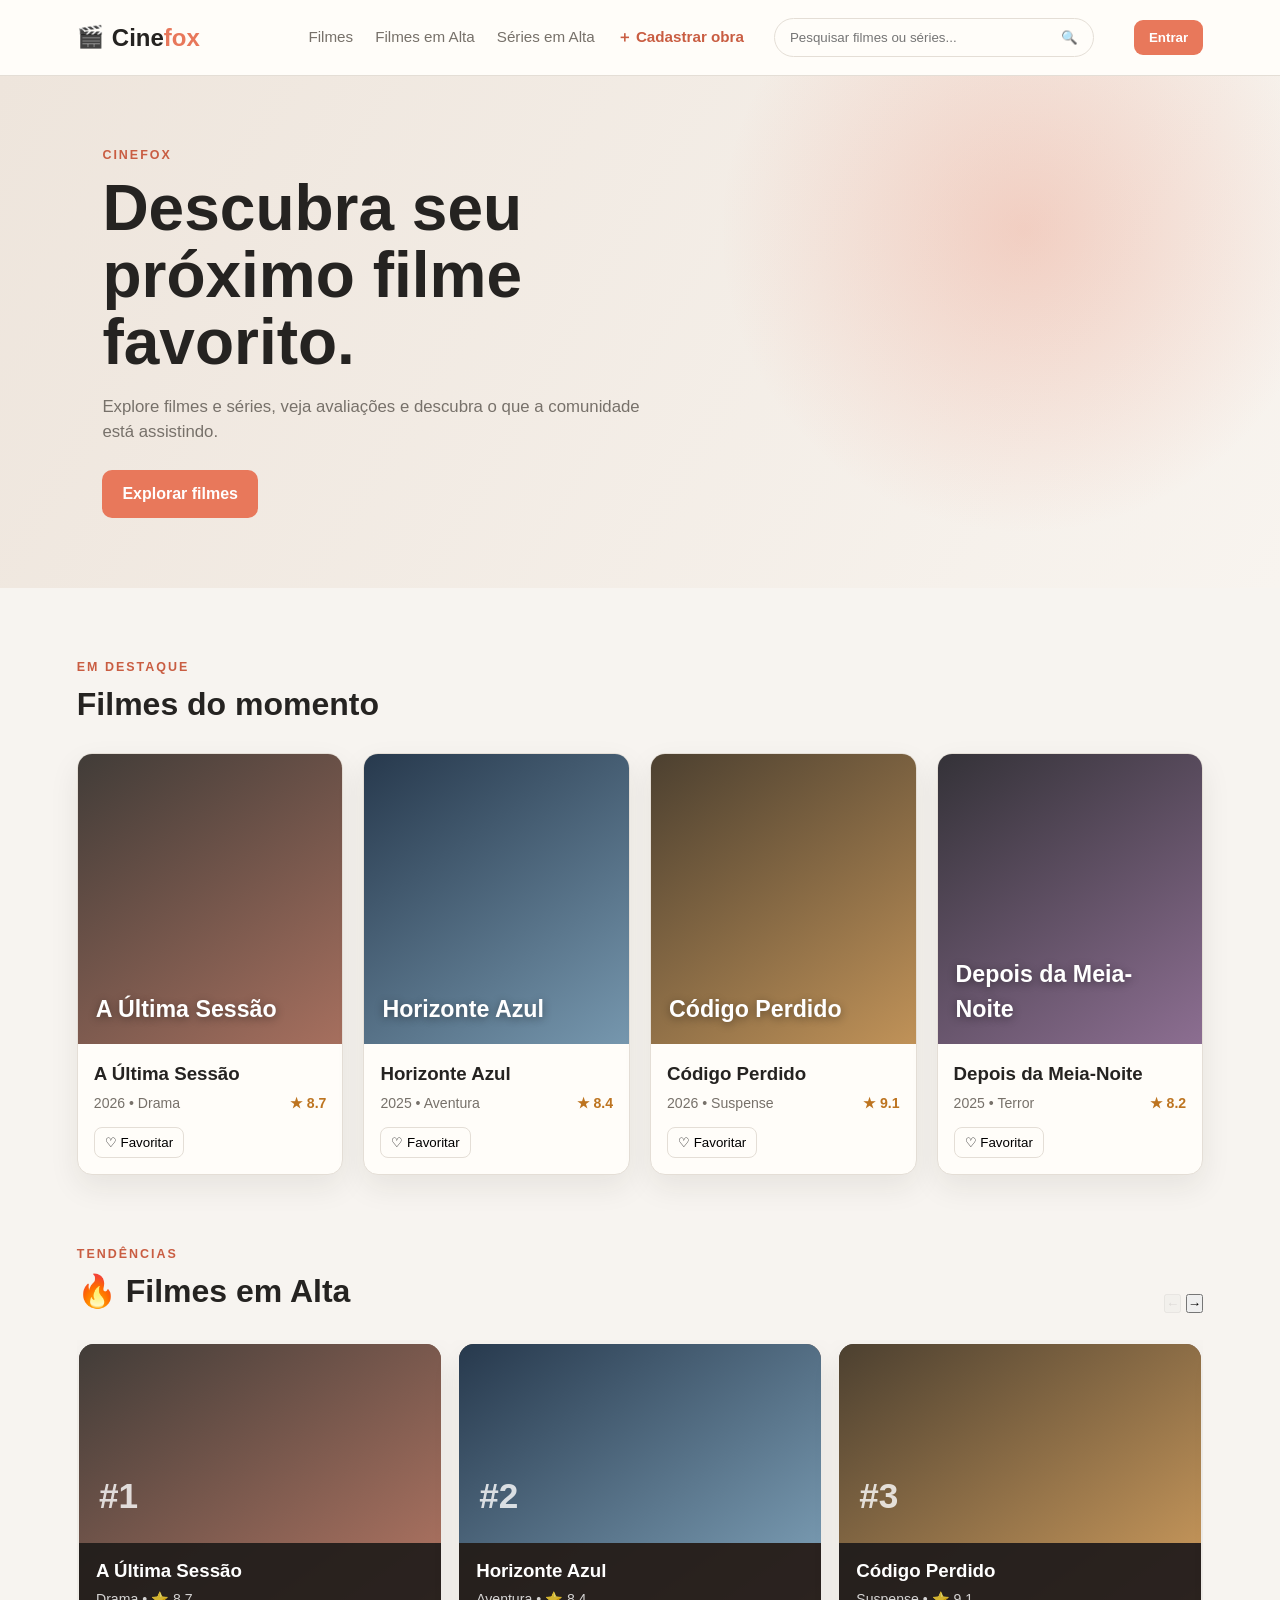
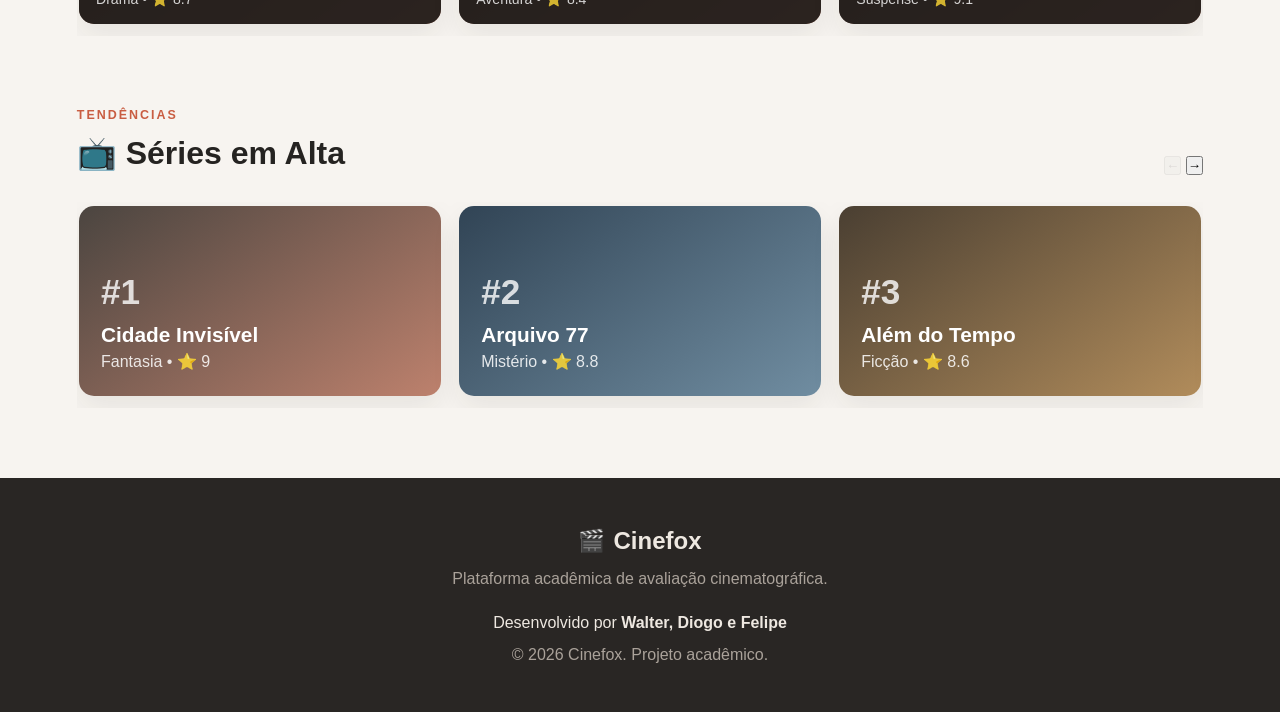
<file: index.html>
<!DOCTYPE html>
<html lang="pt-BR">
<head>
    <meta charset="UTF-8">
    <meta name="viewport" content="width=device-width, initial-scale=1.0">
    <meta name="description" content="Cinefox - Plataforma de avaliação cinematográfica">
    <title>Cinefox | Filmes e Séries</title>
    <link rel="stylesheet" href="style.css">
</head>
<body>

    <header class="header">
        <a href="#" class="logo">
            <span class="logo-icon">🎬</span>
            <span>Cine<span>fox</span></span>
        </a>

        <nav class="nav">
            <a href="#filmes">Filmes</a>
            <a href="#filmes-alta">Filmes em Alta</a>
            <a href="#series-alta">Séries em Alta</a>
            <a href="cadastro.html" class="register-work-link">＋ Cadastrar obra</a>
        </nav>

        <div class="search-box">
            <input type="text" id="searchInput" placeholder="Pesquisar filmes ou séries...">
            <button id="searchBtn" aria-label="Pesquisar">🔍</button>
        </div>

        <div class="account-area">
            <span id="userStatus"></span>
            <button class="login-header-btn" id="loginHeaderBtn">Entrar</button>
        </div>
    </header>

    <main>
        <section class="hero">
            <div class="hero-content">
                <p class="tag">CINEFOX</p>
                <h1>Descubra seu próximo filme favorito.</h1>
                <p>
                    Explore filmes e séries, veja avaliações e descubra
                    o que a comunidade está assistindo.
                </p>
                <a href="#filmes" class="hero-btn">Explorar filmes</a>
            </div>
        </section>

        <section class="section" id="filmes">
            <div class="section-header">
                <div>
                    <p class="section-label">EM DESTAQUE</p>
                    <h2>Filmes do momento</h2>
                </div>
            </div>

            <div class="movie-grid" id="movieGrid"></div>
            <p class="empty-message" id="emptyMessage">Nenhum título encontrado.</p>
        </section>

        <section class="section" id="filmes-alta">
            <div class="section-header">
                <div>
                    <p class="section-label">TENDÊNCIAS</p>
                    <h2>🔥 Filmes em Alta</h2>
                </div>

                <div class="carousel-buttons">
                    <button id="moviesPrevBtn" aria-label="Filmes anteriores">←</button>
                    <button id="moviesNextBtn" aria-label="Próximos filmes">→</button>
                </div>
            </div>

            <div class="carousel">
                <div class="carousel-track" id="moviesTrack"></div>
            </div>
        </section>

        <section class="section" id="series-alta">
            <div class="section-header">
                <div>
                    <p class="section-label">TENDÊNCIAS</p>
                    <h2>📺 Séries em Alta</h2>
                </div>

                <div class="carousel-buttons">
                    <button id="seriesPrevBtn" aria-label="Séries anteriores">←</button>
                    <button id="seriesNextBtn" aria-label="Próximas séries">→</button>
                </div>
            </div>

            <div class="carousel">
                <div class="carousel-track" id="seriesTrack"></div>
            </div>
        </section>



    </main>

    <footer class="footer">
        <div class="footer-logo">
            <span class="logo-icon">🎬</span>
            <strong>Cinefox</strong>
        </div>

        <p>Plataforma acadêmica de avaliação cinematográfica.</p>

        <div class="creators">
            Desenvolvido por <strong>Walter, Diogo e Felipe</strong>
        </div>

        <p class="copyright">© 2026 Cinefox. Projeto acadêmico.</p>
    </footer>

    <!-- Modal do filme -->
    <div class="modal hidden" id="movieModal">
        <div class="modal-content movie-modal-content">
            <button class="modal-close" id="modalClose">×</button>
            <div id="modalBody"></div>

            <hr class="modal-divider">

            <section class="comments-section">
                <div class="comments-header">
                    <div>
                        <p class="section-label">COMUNIDADE</p>
                        <h3>Comentários</h3>
                    </div>
                    <span id="commentCount">0 comentários</span>
                </div>

                <div id="commentsList" class="comments-list"></div>

                <div class="comment-form">
                    <h4>Deixe sua opinião</h4>

                    <div id="loginRequired" class="login-required hidden">
                        <p>Você precisa estar logado para comentar e avaliar.</p>
                        <button id="loginFromComment">Entrar / Criar conta</button>
                    </div>

                    <div id="commentFields">
                        <div class="star-rating" id="starRating" aria-label="Escolha sua nota">
                            <button type="button" data-rating="1">★</button>
                            <button type="button" data-rating="2">★</button>
                            <button type="button" data-rating="3">★</button>
                            <button type="button" data-rating="4">★</button>
                            <button type="button" data-rating="5">★</button>
                        </div>

                        <textarea id="commentInput" rows="4"
                            placeholder="Escreva o que achou deste filme..."></textarea>

                        <button class="submit-comment" id="submitComment">
                            Publicar comentário
                        </button>
                    </div>
                </div>
            </section>
        </div>
    </div>

    <!-- Modal de login/cadastro -->
    <div class="modal hidden" id="authModal">
        <div class="modal-content auth-modal">
            <button class="modal-close" id="authClose">×</button>

            <p class="section-label">CINEFOX</p>
            <h2 id="authTitle">Entrar</h2>
            <p class="auth-subtitle">Entre para avaliar filmes e participar dos comentários.</p>

            <form id="authForm">
                <label for="authName" id="nameLabel" class="hidden">Nome</label>
                <input type="text" id="authName" class="auth-input hidden" placeholder="Seu nome">

                <label for="authEmail">E-mail</label>
                <input type="email" id="authEmail" class="auth-input" placeholder="seu@email.com" required>

                <label for="authPassword">Senha</label>
                <input type="password" id="authPassword" class="auth-input" placeholder="Sua senha" required>

                <button type="submit" class="auth-submit" id="authSubmit">Entrar</button>
            </form>

            <p id="authMessage" class="auth-message"></p>

            <button class="auth-switch" id="authSwitch">
                Ainda não tenho conta
            </button>
        </div>
    </div>

    <script src="script.js"></script>
</body>
</html>
</file>
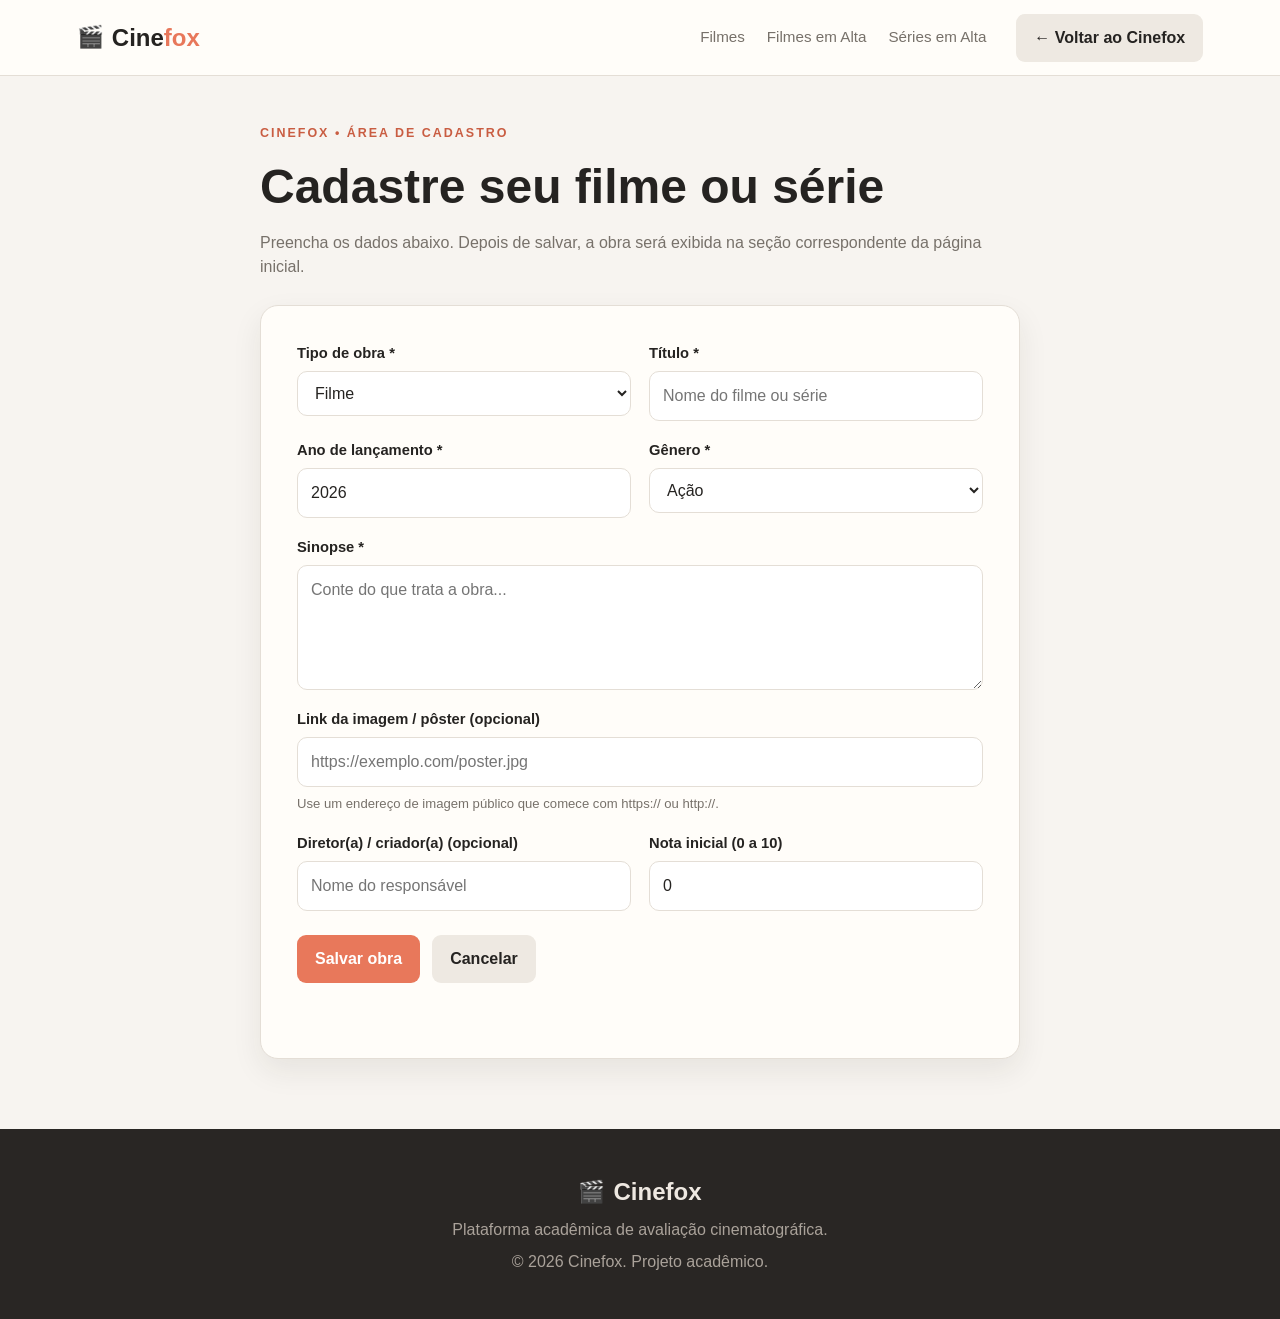
<file: cadastro.html>
<!DOCTYPE html>
<html lang="pt-BR">
<head>
    <meta charset="UTF-8">
    <meta name="viewport" content="width=device-width, initial-scale=1.0">
    <meta name="description" content="Cadastre filmes e séries no Cinefox">
    <title>Cadastrar obra | Cinefox</title>
    <link rel="stylesheet" href="style.css">
    <style>
        .registration-page { width: min(760px, 90%); margin: 48px auto 70px; }
        .registration-top { margin-bottom: 26px; }
        .registration-top h1 { margin: 8px 0; font-size: clamp(2rem, 5vw, 3rem); }
        .registration-top p:last-child { color: var(--muted); }
        .registration-form { background: var(--surface); border: 1px solid var(--border); border-radius: 18px; padding: clamp(20px, 4vw, 36px); box-shadow: var(--shadow); }
        .form-grid { display: grid; grid-template-columns: 1fr 1fr; gap: 18px; }
        .field { display: flex; flex-direction: column; gap: 7px; }
        .field.full { grid-column: 1 / -1; }
        .field label { font-weight: 700; font-size: .92rem; }
        .field input, .field select, .field textarea { width: 100%; border: 1px solid var(--border); border-radius: 10px; padding: 12px 13px; background: #fff; color: var(--text); font: inherit; outline: none; }
        .field input:focus, .field select:focus, .field textarea:focus { border-color: var(--accent); box-shadow: 0 0 0 3px rgba(232,120,91,.12); }
        .field textarea { min-height: 125px; resize: vertical; }
        .form-help { color: var(--muted); font-size: .82rem; }
        .form-actions { display: flex; flex-wrap: wrap; align-items: center; gap: 12px; margin-top: 24px; }
        .primary-action, .secondary-action { display: inline-flex; justify-content: center; align-items: center; border: 0; border-radius: 9px; padding: 12px 18px; font: inherit; font-weight: 700; cursor: pointer; text-decoration: none; }
        .primary-action { background: var(--accent); color: white; }
        .primary-action:hover { background: var(--accent-dark); }
        .secondary-action { background: var(--surface-2); color: var(--text); }
        .form-message { min-height: 24px; margin-top: 15px; font-weight: 700; color: #28784a; }
        .register-work-link { color: var(--accent-dark) !important; font-weight: 700; }
        @media (max-width: 600px) { .form-grid { grid-template-columns: 1fr; } .field.full { grid-column: auto; } .registration-page { margin-top: 30px; } }
    </style>
</head>
<body>
    <header class="header">
        <a href="index.html" class="logo"><span class="logo-icon">🎬</span><span>Cine<span>fox</span></span></a>
        <nav class="nav"><a href="index.html#filmes">Filmes</a><a href="index.html#filmes-alta">Filmes em Alta</a><a href="index.html#series-alta">Séries em Alta</a></nav>
        <div class="account-area"><a class="secondary-action" href="index.html">← Voltar ao Cinefox</a></div>
    </header>

    <main class="registration-page">
        <div class="registration-top">
            <p class="section-label">CINEFOX • ÁREA DE CADASTRO</p>
            <h1>Cadastre seu filme ou série</h1>
            <p>Preencha os dados abaixo. Depois de salvar, a obra será exibida na seção correspondente da página inicial.</p>
        </div>

        <form id="workForm" class="registration-form">
            <div class="form-grid">
                <div class="field">
                    <label for="workType">Tipo de obra *</label>
                    <select id="workType" name="type" required>
                        <option value="movie">Filme</option>
                        <option value="series">Série</option>
                    </select>
                </div>
                <div class="field">
                    <label for="workTitle">Título *</label>
                    <input id="workTitle" name="title" type="text" maxlength="100" placeholder="Nome do filme ou série" required>
                </div>
                <div class="field">
                    <label for="workYear">Ano de lançamento *</label>
                    <input id="workYear" name="year" type="number" min="1888" max="2100" value="2026" required>
                </div>
                <div class="field">
                    <label for="workGenre">Gênero *</label>
                    <select id="workGenre" name="genre" required>
                        <option value="Ação">Ação</option><option value="Animação">Animação</option><option value="Aventura">Aventura</option><option value="Comédia">Comédia</option><option value="Documentário">Documentário</option><option value="Drama">Drama</option><option value="Fantasia">Fantasia</option><option value="Ficção científica">Ficção científica</option><option value="Romance">Romance</option><option value="Suspense">Suspense</option><option value="Terror">Terror</option><option value="Outro">Outro</option>
                    </select>
                </div>
                <div class="field full">
                    <label for="workDescription">Sinopse *</label>
                    <textarea id="workDescription" name="description" maxlength="2000" placeholder="Conte do que trata a obra..." required></textarea>
                </div>
                <div class="field full">
                    <label for="workImage">Link da imagem / pôster (opcional)</label>
                    <input id="workImage" name="image" type="url" placeholder="https://exemplo.com/poster.jpg">
                    <span class="form-help">Use um endereço de imagem público que comece com https:// ou http://.</span>
                </div>
                <div class="field">
                    <label for="workDirector">Diretor(a) / criador(a) (opcional)</label>
                    <input id="workDirector" name="director" type="text" maxlength="100" placeholder="Nome do responsável">
                </div>
                <div class="field">
                    <label for="workRating">Nota inicial (0 a 10)</label>
                    <input id="workRating" name="rating" type="number" min="0" max="10" step="0.1" value="0">
                </div>
            </div>
            <div class="form-actions">
                <button class="primary-action" type="submit">Salvar obra</button>
                <a class="secondary-action" href="index.html">Cancelar</a>
            </div>
            <p id="formMessage" class="form-message" role="status" aria-live="polite"></p>
        </form>
    </main>

    <footer class="footer"><div class="footer-logo"><span class="logo-icon">🎬</span><strong>Cinefox</strong></div><p>Plataforma acadêmica de avaliação cinematográfica.</p><p class="copyright">© 2026 Cinefox. Projeto acadêmico.</p></footer>
    <script src="cadastro.js"></script>
</body>
</html>
</file>
<file: style.css>
* {
    margin: 0;
    padding: 0;
    box-sizing: border-box;
}

:root {
    --bg: #f7f4f0;
    --surface: #fffdf9;
    --surface-2: #eee9e2;
    --text: #252321;
    --muted: #77716a;
    --accent: #e8785b;
    --accent-dark: #c95d42;
    --border: #e4ded6;
    --shadow: 0 12px 30px rgba(40, 32, 25, 0.08);
}

html {
    scroll-behavior: smooth;
}

body {
    font-family: Arial, Helvetica, sans-serif;
    background: var(--bg);
    color: var(--text);
    line-height: 1.5;
}

a {
    color: inherit;
    text-decoration: none;
}

/* HEADER */

.header {
    position: sticky;
    top: 0;
    z-index: 100;
    min-height: 76px;
    padding: 12px 6%;
    display: flex;
    align-items: center;
    gap: 30px;
    background: rgba(255, 253, 249, 0.95);
    border-bottom: 1px solid var(--border);
    backdrop-filter: blur(10px);
}

.logo {
    display: flex;
    align-items: center;
    gap: 8px;
    font-size: 1.5rem;
    font-weight: 800;
    white-space: nowrap;
}

.logo span span {
    color: var(--accent);
}

.logo-icon {
    font-size: 1.35rem;
}

.nav {
    display: flex;
    gap: 22px;
    margin-left: auto;
}

.nav a {
    color: var(--muted);
    font-size: 0.95rem;
    transition: 0.2s;
}

.nav a:hover {
    color: var(--accent-dark);
}

.search-box {
    display: flex;
    width: min(320px, 32vw);
    border: 1px solid var(--border);
    background: var(--surface);
    border-radius: 999px;
    overflow: hidden;
}

.search-box input {
    width: 100%;
    border: 0;
    outline: 0;
    background: transparent;
    padding: 11px 15px;
    color: var(--text);
}

.search-box button {
    border: 0;
    background: transparent;
    padding: 0 15px;
    cursor: pointer;
}

/* HERO */

.hero {
    min-height: 440px;
    display: flex;
    align-items: center;
    padding: 70px 8%;
    background:
        radial-gradient(circle at 80% 30%, rgba(232,120,91,.28), transparent 28%),
        linear-gradient(120deg, #eee5dc, #f8f4ef);
}

.hero-content {
    max-width: 650px;
}

.tag,
.section-label {
    color: var(--accent-dark);
    font-size: .78rem;
    font-weight: 800;
    letter-spacing: 2px;
}

.hero h1 {
    margin: 10px 0 18px;
    font-size: clamp(2.2rem, 5vw, 4.2rem);
    line-height: 1.05;
}

.hero p:not(.tag) {
    max-width: 570px;
    color: var(--muted);
    font-size: 1.05rem;
}

.hero-btn {
    display: inline-block;
    margin-top: 25px;
    padding: 12px 20px;
    border-radius: 10px;
    background: var(--accent);
    color: white;
    font-weight: 700;
    transition: .2s;
}

.hero-btn:hover {
    background: var(--accent-dark);
    transform: translateY(-2px);
}

/* SECTIONS */

.section {
    width: min(1200px, 88%);
    margin: 70px auto;
}

.section-header {
    display: flex;
    justify-content: space-between;
    align-items: end;
    gap: 20px;
    margin-bottom: 25px;
}

.section h2 {
    margin-top: 4px;
    font-size: 2rem;
}

/* MOVIE CARDS */

.movie-grid {
    display: grid;
    grid-template-columns: repeat(4, 1fr);
    gap: 20px;
}

.movie-card {
    background: var(--surface);
    border: 1px solid var(--border);
    border-radius: 15px;
    overflow: hidden;
    box-shadow: var(--shadow);
    transition: .25s;
    cursor: pointer;
}

.movie-card:hover {
    transform: translateY(-5px);
}

.poster {
    min-height: 290px;
    padding: 18px;
    display: flex;
    align-items: end;
    background: linear-gradient(145deg, #413c38, #a66f5e);
    color: white;
}

.poster.poster-2 {
    background: linear-gradient(145deg, #27394d, #7697ae);
}

.poster.poster-3 {
    background: linear-gradient(145deg, #4c4030, #c09258);
}

.poster.poster-4 {
    background: linear-gradient(145deg, #343238, #8c6e91);
}

.poster-title {
    font-size: 1.45rem;
    font-weight: 800;
    text-shadow: 0 2px 8px rgba(0,0,0,.4);
}

.card-info {
    padding: 16px;
}

.card-info h3 {
    margin-bottom: 5px;
}

.card-meta {
    display: flex;
    justify-content: space-between;
    color: var(--muted);
    font-size: .88rem;
}

.rating {
    color: #bd7420;
    font-weight: 800;
}

.favorite-btn {
    margin-top: 12px;
    border: 1px solid var(--border);
    background: transparent;
    border-radius: 8px;
    padding: 7px 10px;
    cursor: pointer;
}

.favorite-btn.active {
    background: #fff0eb;
    color: var(--accent-dark);
}

.empty-message {
    display: none;
    color: var(--muted);
    padding: 30px 0;
}

/* CAROUSEL */

.carousel {
    position: relative;
    width: 100%;
    overflow: hidden;
    padding: 4px 2px 12px;
}

.carousel-track {
    display: flex;
    gap: 18px;
    transform: translateX(0);
    transition: transform .4s ease;
    will-change: transform;
}

.series-card {
    flex: 0 0 calc((100% - 36px) / 3);
    min-height: 190px;
    padding: 22px;
    display: flex;
    flex-direction: column;
    justify-content: end;
    border-radius: 15px;
    color: white;
    background: linear-gradient(145deg, #4b4540, #bd816d);
    cursor: pointer;
    box-shadow: var(--shadow);
}

.series-card:nth-child(2) {
    background: linear-gradient(145deg, #314455, #708da1);
}

.series-card:nth-child(3) {
    background: linear-gradient(145deg, #4a3f32, #b18c5b);
}

.series-card:nth-child(4) {
    background: linear-gradient(145deg, #3b3842, #89708c);
}

.series-card:nth-child(5) {
    background: linear-gradient(145deg, #354d43, #789a86);
}

.series-card:nth-child(6) {
    background: linear-gradient(145deg, #493b4c, #9a759f);
}

.series-card h3 {
    font-size: 1.3rem;
}

.series-card p {
    opacity: .85;
}

.trending-card {
    flex: 0 0 calc((100% - 36px) / 3);
    min-height: 280px;
    border-radius: 15px;
    overflow: hidden;
    color: white;
    background: linear-gradient(145deg, #413c38, #a66f5e);
    box-shadow: var(--shadow);
    cursor: pointer;
    display: flex;
    flex-direction: column;
    justify-content: end;
    transition: .25s;
}

.trending-card:hover {
    transform: translateY(-4px);
}

.trending-poster {
    flex: 1;
    padding: 20px;
    display: flex;
    align-items: end;
    background: linear-gradient(145deg, #413c38, #a66f5e);
}

.trending-card:nth-child(2) .trending-poster {
    background: linear-gradient(145deg, #27394d, #7697ae);
}

.trending-card:nth-child(3) .trending-poster {
    background: linear-gradient(145deg, #4c4030, #c09258);
}

.trending-card:nth-child(4) .trending-poster {
    background: linear-gradient(145deg, #343238, #8c6e91);
}

.trending-card:nth-child(5) .trending-poster {
    background: linear-gradient(145deg, #354d43, #789a86);
}

.trending-rank {
    font-size: 2.2rem;
    font-weight: 900;
    opacity: .8;
}

.trending-info {
    padding: 14px 17px;
    background: rgba(30, 27, 25, .9);
}

.trending-info h3 {
    margin-bottom: 4px;
}

.trending-info p {
    opacity: .8;
    font-size: .88rem;
}

.carousel-buttons button:disabled {
    opacity: .35;
    cursor: not-allowed;
}


/* FOOTER */

.footer {
    padding: 45px 8%;
    text-align: center;
    background: #292624;
    color: #eee8e1;
}

.footer-logo {
    display: flex;
    justify-content: center;
    align-items: center;
    gap: 8px;
    font-size: 1.5rem;
}

.footer p {
    color: #aaa29a;
    margin-top: 8px;
}

.creators {
    margin-top: 20px;
}

/* MODAL */

.modal {
    position: fixed;
    inset: 0;
    z-index: 200;
    display: grid;
    place-items: center;
    padding: 20px;
    background: rgba(0,0,0,.55);
}

.modal.hidden {
    display: none;
}

.modal-content {
    position: relative;
    width: min(600px, 100%);
    padding: 30px;
    border-radius: 18px;
    background: var(--surface);
}

.modal-close {
    position: absolute;
    right: 15px;
    top: 10px;
    border: 0;
    background: transparent;
    font-size: 2rem;
    cursor: pointer;
}

.modal-content h2 {
    margin-bottom: 10px;
}

.modal-content p {
    color: var(--muted);
    margin: 8px 0;
}

/* RESPONSIVE */

@media (max-width: 900px) {
    .header {
        flex-wrap: wrap;
    }

    .nav {
        order: 3;
        width: 100%;
        justify-content: center;
        margin: 0;
    }

    .search-box {
        margin-left: auto;
        width: min(300px, 55vw);
    }

    .movie-grid {
        grid-template-columns: repeat(2, 1fr);
    }
}

@media (max-width: 600px) {
    .header {
        gap: 12px;
    }

    .logo {
        font-size: 1.25rem;
    }

    .nav {
        gap: 14px;
    }

    .search-box {
        width: 100%;
        order: 4;
    }

    .hero {
        min-height: 400px;
        padding: 50px 6%;
    }

    .section {
        width: 90%;
        margin: 50px auto;
    }

    .movie-grid {
        grid-template-columns: 1fr;
    }

    .poster {
        min-height: 330px;
    }

    .trending-card,
    .series-card {
        flex-basis: 82%;
    }

    .features {
        grid-template-columns: 1fr;
    }

    .section-header {
        align-items: center;
    }
}


/* ==============================
   LOGIN / CONTA
   ============================== */

.account-area {
    display: flex;
    align-items: center;
    gap: 10px;
}

#userStatus {
    color: var(--muted);
    font-size: .85rem;
}

.login-header-btn,
.auth-submit,
.login-required button,
.submit-comment {
    border: 0;
    border-radius: 9px;
    padding: 10px 15px;
    background: var(--accent);
    color: white;
    font-weight: 700;
    cursor: pointer;
    transition: .2s;
}

.login-header-btn:hover,
.auth-submit:hover,
.login-required button:hover,
.submit-comment:hover {
    background: var(--accent-dark);
}

/* ==============================
   FILME / COMENTÁRIOS
   ============================== */

.movie-modal-content {
    max-height: 88vh;
    overflow-y: auto;
}

.modal-divider {
    border: 0;
    border-top: 1px solid var(--border);
    margin: 25px 0;
}

.comments-header {
    display: flex;
    justify-content: space-between;
    align-items: end;
    gap: 15px;
    margin-bottom: 15px;
}

.comments-header h3 {
    margin-top: 3px;
    font-size: 1.5rem;
}

#commentCount {
    color: var(--muted);
    font-size: .85rem;
}

.comments-list {
    display: flex;
    flex-direction: column;
    gap: 12px;
    margin-bottom: 25px;
}

.comment {
    padding: 14px;
    border: 1px solid var(--border);
    border-radius: 12px;
    background: #fffaf5;
}

.comment-top {
    display: flex;
    justify-content: space-between;
    gap: 10px;
}

.comment-author {
    font-weight: 800;
}

.comment-date {
    color: var(--muted);
    font-size: .75rem;
}

.comment-stars {
    color: #d58924;
    letter-spacing: 1px;
    margin: 4px 0;
}

.comment-text {
    color: var(--muted);
    margin-top: 5px;
    white-space: pre-wrap;
}

.no-comments {
    padding: 20px;
    text-align: center;
    border: 1px dashed var(--border);
    border-radius: 12px;
    color: var(--muted);
}

.comment-form {
    padding: 18px;
    border-radius: 14px;
    background: var(--surface-2);
}

.comment-form h4 {
    margin-bottom: 10px;
}

.star-rating {
    display: flex;
    gap: 2px;
    margin-bottom: 10px;
}

.star-rating button {
    border: 0;
    background: transparent;
    color: #c7beb4;
    font-size: 2rem;
    cursor: pointer;
    padding: 0 3px;
    transition: .15s;
}

.star-rating button.selected,
.star-rating button:hover,
.star-rating button.hovered {
    color: #d58924;
    transform: scale(1.08);
}

#commentInput {
    width: 100%;
    resize: vertical;
    min-height: 90px;
    padding: 12px;
    border: 1px solid var(--border);
    border-radius: 10px;
    outline: none;
    background: var(--surface);
    color: var(--text);
    font-family: inherit;
}

#commentInput:focus {
    border-color: var(--accent);
}

.submit-comment {
    margin-top: 10px;
}

.login-required {
    display: flex;
    justify-content: space-between;
    align-items: center;
    gap: 15px;
}

.login-required p {
    color: var(--muted);
    margin: 0;
}

.hidden {
    display: none !important;
}

/* ==============================
   LOGIN
   ============================== */

.auth-modal {
    width: min(430px, 100%);
}

.auth-modal h2 {
    margin: 5px 0;
}

.auth-subtitle {
    color: var(--muted);
    margin-bottom: 20px;
}

.auth-modal form {
    display: flex;
    flex-direction: column;
    gap: 7px;
}

.auth-modal label {
    font-size: .85rem;
    font-weight: 700;
    margin-top: 5px;
}

.auth-input {
    width: 100%;
    padding: 12px;
    border: 1px solid var(--border);
    border-radius: 9px;
    outline: none;
    background: var(--surface);
}

.auth-input:focus {
    border-color: var(--accent);
}

.auth-submit {
    margin-top: 12px;
}

.auth-switch {
    width: 100%;
    margin-top: 12px;
    padding: 10px;
    border: 0;
    background: transparent;
    color: var(--accent-dark);
    cursor: pointer;
    font-weight: 700;
}

.auth-message {
    min-height: 20px;
    margin-top: 10px;
    color: var(--accent-dark);
    font-size: .9rem;
}

@media (max-width: 900px) {
    .account-area {
        margin-left: auto;
    }

    #userStatus {
        display: none;
    }
}

@media (max-width: 600px) {
    .account-area {
        width: 100%;
        justify-content: flex-end;
        order: 3;
    }

    .nav {
        order: 4;
    }

    .search-box {
        order: 5;
    }

    .login-required {
        flex-direction: column;
        align-items: stretch;
    }
}

/* Link para cadastro de filmes e séries */
.register-work-link {
    color: var(--accent-dark) !important;
    font-weight: 700;
    white-space: nowrap;
}
</file>
